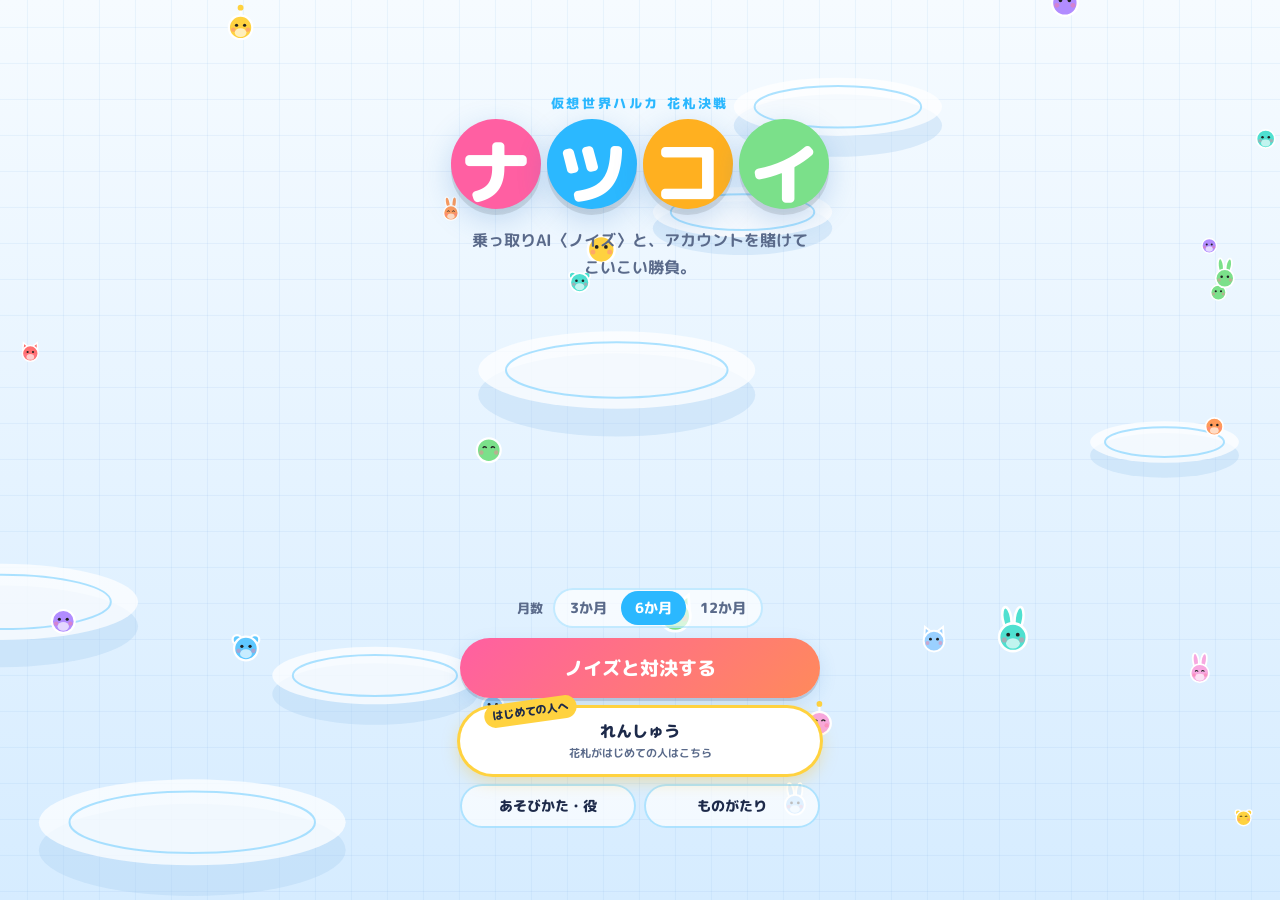
<file: index.html>
<!doctype html>
<html lang="ja">
<head>
<meta charset="utf-8">
<meta name="viewport" content="width=device-width,initial-scale=1,viewport-fit=cover,user-scalable=no">
<title>ナツコイ — 仮想世界の花札決戦</title>
<meta name="description" content="乗っ取りAI〈ノイズ〉から仮想世界を取り戻せ。花札こいこいでアカウントを賭けた夏の決戦。ルールを知らなくても、練習とヒントで遊べます。">
<meta name="theme-color" content="#eaf5ff">
<meta property="og:title" content="ナツコイ — 仮想世界の花札決戦">
<meta property="og:description" content="乗っ取りAIと、アカウントを賭けて花札こいこい。世界中のアバターが応援してくれる、夏の決戦。">
<meta property="og:image" content="https://bubbleshaker.github.io/natsukoi/og.png">
<meta name="twitter:card" content="summary_large_image">
<meta name="apple-mobile-web-app-capable" content="yes">
<meta name="apple-mobile-web-app-status-bar-style" content="default">
<link rel="icon" href="icon.svg" type="image/svg+xml">
<link rel="apple-touch-icon" href="icon-180.png">
<link rel="manifest" href="manifest.webmanifest">
<link rel="preconnect" href="https://fonts.googleapis.com">
<link rel="preconnect" href="https://fonts.gstatic.com" crossorigin>
<link href="https://fonts.googleapis.com/css2?family=M+PLUS+Rounded+1c:wght@500;700;800&display=swap" rel="stylesheet">
<link rel="stylesheet" href="style.css">
</head>
<body>
<canvas id="world" aria-hidden="true"></canvas>

<!-- タイトル -->
<section id="title" class="screen">
  <div class="logo">
    <p class="pre">仮想世界ハルカ 花札決戦</p>
    <h1><span>ナ</span><span>ツ</span><span>コ</span><span>イ</span></h1>
    <p class="sub">乗っ取りAI〈ノイズ〉と、アカウントを賭けて<br>こいこい勝負。</p>
  </div>
  <div class="menu">
    <div class="field">
      <span class="lbl">月数</span>
      <div class="seg" id="months"><button data-v="3">3か月</button><button data-v="6">6か月</button><button data-v="12">12か月</button></div>
    </div>
    <button id="btnStart" class="btn primary big">ノイズと対決する</button>
    <button id="btnTutorial" class="btn">れんしゅう<small>花札がはじめての人はこちら</small></button>
    <div class="row">
      <button id="btnRules" class="btn ghost">あそびかた・役</button>
      <button id="btnStory" class="btn ghost">ものがたり</button>
    </div>
    <p id="rec"></p>
  </div>
</section>

<!-- 導入 -->
<section id="story" class="screen" hidden>
  <p id="storyText"></p>
  <p class="tapnext">タップでつぎへ</p>
  <button id="skipStory" class="btn ghost small">スキップ</button>
</section>

<!-- 対局 -->
<section id="board" class="screen" hidden>
  <header id="top">
    <button id="help" class="icon" aria-label="あそびかた">？</button>
    <div id="monthLbl"></div>
    <div id="tug"><span class="who me">あなた <b id="myPts">0</b></span><div class="bar"><i></i></div><span class="who ai"><b id="aiPts">0</b> ノイズ</span></div>
    <button id="mute" class="icon" aria-label="音のオン・オフ">
      <svg viewBox="0 0 24 24"><path d="M4 9.5h3.5L12 5.5v13l-4.5-4H4z"/><path class="wave" d="M15.5 9a4 4 0 0 1 0 6M18 6.5a7.5 7.5 0 0 1 0 11"/><path class="cross" d="M16 9.5l5 5M21 9.5l-5 5"/></svg>
    </button>
  </header>

  <div id="aiZone" class="zone">
    <div id="noise">
      <svg viewBox="0 0 60 60" aria-hidden="true">
        <path class="body" d="M30 4 L38 12 L50 8 L48 22 L58 30 L48 38 L52 52 L38 48 L30 58 L22 48 L8 52 L12 38 L2 30 L12 22 L10 8 L22 12Z"/>
        <circle cx="30" cy="30" r="13" fill="#111"/><circle class="eye" cx="30" cy="30" r="9" fill="none" stroke="#ff2d55" stroke-width="3"/>
        <circle cx="30" cy="30" r="3.4" fill="#ff2d55"/>
      </svg>
      <span>ノイズ</span>
      <p id="noiseSay"></p>
    </div>
    <div class="aiRight">
      <div id="aiHand" class="hand"></div>
      <div id="aiChips" class="chips"></div>
    </div>
  </div>
  <div id="aiCaps" class="caps"></div>

  <div id="fieldZone">
    <div class="deck"><div id="stock"></div><div id="drawn"></div></div>
    <div id="field"></div>
  </div>

  <div id="myCaps" class="caps"></div>
  <div id="myChips" class="chips"><span class="chip-hint"></span></div>
  <div id="myBar"><p id="status"></p><span id="cheerBadge" hidden>応援 ×2</span><button id="hint" class="btn small">ヒント</button></div>
  <div id="myHand" class="hand"></div>
</section>

<!-- 最終結果 -->
<section id="final" class="screen" hidden>
  <h2 id="finalTitle"></h2>
  <p id="finalText"></p>
  <div id="finalScore" class="totals"></div>
  <div class="menu">
    <button id="btnAgain" class="btn primary big">もう一度たたかう</button>
    <button id="btnHome" class="btn ghost">タイトルへ</button>
  </div>
</section>

<!-- 世界の応援 -->
<div id="cheer" hidden>
  <div class="words"></div>
  <div class="msg">
    <p class="lead">世界中のアバターが、あなたにアカウントを託した！</p>
    <p class="count">0</p>
    <p class="unit">人</p>
    <p class="effect">次にあなたが勝ったとき、点が <b>2 倍</b>！</p>
    <button class="btn primary go" hidden>みんなの力で、勝つ！</button>
  </div>
</div>

<!-- ルール解説 -->
<div id="rules" hidden>
  <div class="rpanel">
    <header><h2>あそびかた</h2><button class="close icon" aria-label="とじる">×</button></header>
    <nav class="tabs"></nav>
    <div class="rbody"></div>
  </div>
</div>

<!-- チュートリアルの吹き出し -->
<div id="coach" hidden><div class="guideAvatar"></div><p></p><button class="btn small primary">つぎへ</button></div>

<div id="fx"></div>

<script type="module" src="js/main.js"></script>
</body>
</html>
</file>
<file: style.css>
:root {
  --ink: #1d2a4a;
  --sub: #5a6a8a;
  --pink: #ff5fa2;
  --cyan: #2bb8ff;
  --yellow: #ffd23f;
  --red: #ff2d55;
  --panel: rgba(255, 255, 255, .78);
  --line: rgba(43, 184, 255, .35);
  --fw: min(62px, calc((100vw - 104px) / 5));
  --hw: min(66px, calc((100vw - 24px) / 6.3));
  --cw: min(22px, calc((100vw - 40px) / 17));
  font-family: 'M PLUS Rounded 1c', 'Hiragino Maru Gothic ProN', 'Hiragino Sans', system-ui, sans-serif;
  color: var(--ink);
  -webkit-tap-highlight-color: transparent;
}
* { box-sizing: border-box; }
html, body { margin: 0; height: 100%; overflow: hidden; background: #eaf5ff; }
body { user-select: none; -webkit-user-select: none; -webkit-touch-callout: none; touch-action: manipulation; }
button { font: inherit; color: inherit; cursor: pointer; }
[hidden] { display: none !important; }
#world { position: fixed; inset: 0; width: 100%; height: 100%; z-index: 0; }

.screen { position: fixed; inset: 0; z-index: 1; display: flex; flex-direction: column; padding: max(10px, env(safe-area-inset-top)) 12px max(10px, env(safe-area-inset-bottom)); }

/* ---------- ボタン ---------- */
.btn {
  border: 0; border-radius: 999px; padding: 12px 20px; font-weight: 800; font-size: 16px;
  background: #fff; color: var(--ink); box-shadow: 0 3px 0 rgba(29, 42, 74, .15), 0 6px 18px rgba(43, 120, 200, .15);
  transition: transform .1s, box-shadow .1s; display: flex; flex-direction: column; align-items: center; gap: 2px;
}
.btn:active { transform: translateY(2px); box-shadow: 0 1px 0 rgba(29, 42, 74, .15); }
.btn small { font-size: 11px; font-weight: 700; color: var(--sub); }
.btn.primary { background: linear-gradient(135deg, #ff5fa2, #ff8a5b); color: #fff; }
.btn.koi { background: linear-gradient(135deg, #2bb8ff, #7a6bff); color: #fff; }
.btn.ghost { background: rgba(255, 255, 255, .7); box-shadow: inset 0 0 0 2px rgba(43, 184, 255, .35); }
.btn.big { font-size: 19px; padding: 16px 20px; }
.btn.small { font-size: 13px; padding: 7px 14px; }
.btn:disabled { opacity: .35; pointer-events: none; }
.icon { width: 34px; height: 34px; border-radius: 50%; border: 0; background: #fff; box-shadow: 0 2px 8px rgba(43, 120, 200, .2); font-weight: 800; font-size: 17px; display: grid; place-items: center; padding: 0; flex: none; }
.icon svg { width: 20px; height: 20px; fill: none; stroke: var(--ink); stroke-width: 1.8; stroke-linecap: round; stroke-linejoin: round; }
#mute .cross { display: none; }
#mute.off .wave { display: none; }
#mute.off .cross { display: inline; }

/* ---------- タイトル ---------- */
#title { justify-content: space-between; align-items: center; text-align: center; padding-top: max(40px, env(safe-area-inset-top)); }
.logo { margin-top: 6vh; }
.logo .pre { font-weight: 800; letter-spacing: .2em; color: var(--cyan); margin: 0 0 6px; font-size: 13px; }
.logo h1 { margin: 0; display: flex; gap: 6px; justify-content: center; }
.logo h1 span {
  font-size: min(16vw, 72px); font-weight: 800; color: #fff; width: 1.25em; height: 1.25em; display: grid; place-items: center;
  border-radius: 50%; box-shadow: 0 6px 0 rgba(0, 0, 0, .1), 0 10px 30px rgba(43, 120, 200, .25); animation: bob 3s ease-in-out infinite;
}
.logo h1 span:nth-child(1) { background: var(--pink); }
.logo h1 span:nth-child(2) { background: var(--cyan); animation-delay: -.6s; }
.logo h1 span:nth-child(3) { background: #ffb020; animation-delay: -1.2s; }
.logo h1 span:nth-child(4) { background: #7be08a; animation-delay: -1.8s; }
@keyframes bob { 50% { transform: translateY(-8px) rotate(-4deg); } }
.logo .sub { font-weight: 700; color: var(--sub); line-height: 1.7; margin-top: 18px; }
.menu { width: min(100%, 360px); display: flex; flex-direction: column; gap: 10px; margin-bottom: 4vh; }
.menu .row { display: flex; gap: 8px; }
.menu .row .btn { flex: 1; font-size: 14px; }
#btnTutorial.first { box-shadow: 0 0 0 3px var(--yellow), 0 6px 18px rgba(255, 180, 0, .35); }
#btnTutorial.first::before { content: 'はじめての人へ'; position: absolute; transform: translate(-110px, -20px) rotate(-8deg); background: var(--yellow); font-size: 11px; padding: 3px 8px; border-radius: 999px; }
#btnTutorial { position: relative; }
#rec { font-size: 12px; color: var(--sub); margin: 4px 0 0; min-height: 1em; }
.field { display: flex; align-items: center; gap: 10px; justify-content: center; }
.field .lbl { font-weight: 800; font-size: 13px; color: var(--sub); }
.seg { display: flex; background: rgba(255, 255, 255, .7); border-radius: 999px; padding: 3px; box-shadow: inset 0 0 0 2px rgba(43, 184, 255, .25); }
.seg button { border: 0; background: none; padding: 7px 14px; border-radius: 999px; font-weight: 800; font-size: 14px; color: var(--sub); }
.seg button.on { background: var(--cyan); color: #fff; }

/* ---------- 物語 ---------- */
#story { justify-content: center; align-items: center; text-align: center; cursor: pointer; }
#storyText {
  color: #fff; font-size: min(5vw, 21px); line-height: 1.9; font-weight: 700; max-width: 520px; padding: 22px;
  background: rgba(20, 16, 40, .55); border-radius: 22px; opacity: 0; transform: translateY(10px); transition: .5s;
}
#storyText.on { opacity: 1; transform: none; }
#storyText b { color: var(--yellow); }
.tapnext { color: #fff; font-size: 12px; opacity: .8; animation: blink 1.6s infinite; }
@keyframes blink { 50% { opacity: .25; } }
#skipStory { position: absolute; top: max(14px, env(safe-area-inset-top)); right: 14px; }

/* ---------- 対局 ---------- */
#board { padding-left: 8px; padding-right: 8px; gap: 4px; }
#top { display: flex; align-items: center; gap: 8px; }
#monthLbl { font-size: 12px; font-weight: 800; white-space: nowrap; background: #fff; padding: 6px 10px; border-radius: 999px; box-shadow: 0 2px 8px rgba(43, 120, 200, .15); }
#monthLbl b { font-size: 16px; color: var(--pink); }
#tug { flex: 1; display: flex; align-items: center; gap: 5px; font-size: 11px; font-weight: 800; min-width: 0; }
#tug .who { white-space: nowrap; }
#tug .who b { font-size: 16px; }
#tug .me b { color: var(--pink); }
#tug .ai b { color: #333; }
#tug .bar { flex: 1; height: 10px; border-radius: 999px; background: #22202e; overflow: hidden; box-shadow: inset 0 0 0 2px #fff; }
#tug .bar i { display: block; height: 100%; width: 50%; background: linear-gradient(90deg, var(--pink), var(--yellow)); transition: width .8s; }

.zone { display: flex; align-items: center; gap: 8px; }
#aiZone { min-height: 58px; position: relative; }
#noise { width: 54px; flex: none; text-align: center; position: relative; }
#noise svg { width: 48px; height: 48px; display: block; margin: 0 auto; animation: glitch 2.4s infinite steps(1); }
#noise .body { fill: #16141f; stroke: #ff2d55; stroke-width: 1.5; }
#noise span { font-size: 10px; font-weight: 800; }
body[data-turn="1"] #noise svg { filter: drop-shadow(0 0 6px #ff2d55); }
@keyframes glitch { 0%, 100% { transform: none; } 92% { transform: translate(2px, -1px) skewX(8deg); } 95% { transform: translate(-2px, 1px); filter: hue-rotate(90deg); } }
#noiseSay {
  position: absolute; left: 56px; top: 4px; z-index: 40; white-space: nowrap; margin: 0; background: #16141f; color: #fff; font-weight: 800; font-size: 13px;
  padding: 7px 12px; border-radius: 12px 12px 12px 2px; opacity: 0; transform: scale(.8); transform-origin: left center; transition: .2s; pointer-events: none;
}
#noiseSay.on { opacity: 1; transform: none; }
.aiRight { flex: 1; min-width: 0; display: flex; flex-direction: column; gap: 4px; }
#aiHand { --w: 24px; display: flex; min-height: 38px; }

.hand { display: flex; align-items: flex-end; }
#myHand { --w: var(--hw); justify-content: center; padding: 18px 4px 4px; min-height: calc(var(--hw) * 1.6 + 22px); }
body[data-turn="0"] #myHand { background: radial-gradient(ellipse at 50% 100%, rgba(255, 95, 162, .22), transparent 70%); }

.caps { display: flex; gap: 4px; min-height: calc(var(--cw) * 1.6 + 6px); padding: 3px 6px; background: rgba(255, 255, 255, .55); border-radius: 12px; }
.grp { display: flex; align-items: center; gap: 3px; min-width: 0; flex: var(--g, 1) 1 0; }
.grp[data-kind="光"] { --g: 1.1; } .grp[data-kind="種"] { --g: 1.4; } .grp[data-kind="短"] { --g: 1.4; } .grp[data-kind="カス"] { --g: 2; }
.grp > b { font-size: 9px; writing-mode: vertical-rl; background: var(--kc); color: #fff; border-radius: 6px; padding: 3px 1px; line-height: 1; display: flex; gap: 2px; align-items: center; flex: none; }
.grp > b i { font-style: normal; writing-mode: horizontal-tb; font-size: 10px; }
.grp[data-kind="光"] { --kc: #e5332a; } .grp[data-kind="種"] { --kc: #2a7ad8; } .grp[data-kind="短"] { --kc: #8a3fc0; } .grp[data-kind="カス"] { --kc: #8a8a8a; }
.grp.empty > b { opacity: .35; }
.pile { --w: var(--cw); display: flex; flex: 1; min-width: 0; }

.chips { display: flex; gap: 4px; overflow-x: auto; scrollbar-width: none; min-height: 24px; align-items: center; }
.chips::-webkit-scrollbar { display: none; }
.chip { flex: none; border: 0; border-radius: 999px; background: #fff; font-size: 11px; font-weight: 800; padding: 4px 9px; box-shadow: 0 1px 4px rgba(43, 120, 200, .2); display: flex; gap: 4px; align-items: center; }
.chip span { color: var(--sub); font-size: 10px; }
.chip.near { background: var(--yellow); }
.chip.done { background: var(--pink); color: #fff; }
.chip.done span { color: #ffe; }
#aiChips .chip.near { background: #16141f; color: #ff7a9a; }
.chip-hint { font-size: 11px; color: var(--sub); }

#fieldZone { flex: 1; display: flex; align-items: center; justify-content: center; gap: 10px; min-height: 0; padding: 6px 4px; border-radius: 50% / 24%; background: radial-gradient(ellipse at center, rgba(255, 255, 255, .85) 30%, rgba(255, 255, 255, .35) 70%, transparent 72%); }
.deck { display: flex; flex-direction: column; gap: 10px; align-items: center; --w: var(--fw); }
#stock { position: relative; width: var(--fw); aspect-ratio: 5 / 8; }
#stock .card { position: absolute; left: calc(var(--k) * -1.2px); top: calc(var(--k) * -1.2px); }
#stock::after { content: attr(data-n); position: absolute; right: -8px; bottom: -8px; z-index: 5; background: var(--ink); color: #fff; font-size: 11px; font-weight: 800; border-radius: 999px; padding: 2px 6px; }
#drawn { width: var(--fw); aspect-ratio: 5 / 8; border-radius: 6px; border: 2px dashed rgba(43, 184, 255, .3); }
#drawn .card { box-shadow: 0 0 0 3px var(--yellow), 0 8px 20px rgba(0, 0, 0, .25); }
#field { --w: var(--fw); display: grid; grid-template-columns: repeat(5, var(--fw)); gap: 7px 6px; }
.slot { width: var(--fw); aspect-ratio: 5 / 8; border-radius: 6px; position: relative; background: rgba(43, 184, 255, .06); border: 1.5px dashed rgba(43, 184, 255, .25); }
.slot .card { position: absolute; left: -1.5px; top: -1.5px; }
.slot .card.landing { left: 22%; top: 16%; z-index: 3; }

#myBar { display: flex; align-items: center; gap: 6px; min-height: 30px; }
#status { flex: 1; margin: 0; font-size: 12px; font-weight: 700; color: var(--ink); line-height: 1.35; background: rgba(255, 255, 255, .75); border-radius: 10px; padding: 4px 8px; min-height: 26px; }
#status:empty { background: none; }
#cheerBadge { font-size: 11px; font-weight: 800; color: #fff; padding: 4px 8px; border-radius: 999px; background: linear-gradient(90deg, #ff5fa2, #ffb020, #7be08a, #2bb8ff); animation: bob 2s infinite; }

/* ---------- 札 ---------- */
.card {
  position: relative; flex: none; width: var(--w); aspect-ratio: 5 / 8; border-radius: calc(var(--w) * .1);
  box-shadow: 0 1px 2px rgba(0, 0, 0, .25), 0 3px 8px rgba(29, 42, 74, .15); transform-origin: 0 0;
  transition: translate .15s, box-shadow .15s, opacity .2s; background: #fff;
}
.card .face, .card .back { position: absolute; inset: 0; }
.card svg { width: 100%; height: 100%; display: block; }
.card.down .face { display: none; }
.card:not(.down) .back { display: none; }
.card.fly { z-index: 30; }
#myHand .card { cursor: pointer; }
#myHand .card.can { box-shadow: 0 0 0 2.5px var(--yellow), 0 0 14px rgba(255, 200, 0, .8); }
#myHand .card.sel { translate: 0 -16px; box-shadow: 0 0 0 3px var(--pink), 0 10px 20px rgba(255, 95, 162, .45); z-index: 5; }
#myHand .card.locked { opacity: .4; }
.card.match { animation: pulse 1s infinite; z-index: 4; cursor: pointer; }
.card.hint { box-shadow: 0 0 0 3px #7a6bff, 0 0 18px #7a6bff !important; }
@keyframes pulse { 0%, 100% { box-shadow: 0 0 0 3px var(--cyan), 0 0 6px var(--cyan); } 50% { box-shadow: 0 0 0 4px var(--cyan), 0 0 22px var(--cyan); } }

/* ---------- 演出 ---------- */
#fx { position: fixed; inset: 0; pointer-events: none; z-index: 60; display: grid; place-items: center; }
.toast {
  grid-area: 1 / 1; text-align: center; background: #fff; padding: 14px 26px; border-radius: 22px; box-shadow: 0 10px 40px rgba(29, 42, 74, .3);
  animation: pop .35s cubic-bezier(.2, 1.6, .4, 1); display: flex; flex-direction: column; gap: 4px;
}
.toast b { font-size: 26px; font-weight: 800; }
.toast small { font-size: 13px; font-weight: 700; color: var(--sub); }
.toast.yaku { background: linear-gradient(135deg, #fff6c8, #ffd8ec); box-shadow: 0 0 0 4px var(--yellow), 0 10px 40px rgba(255, 150, 0, .4); }
.toast.yaku.ai { background: #16141f; box-shadow: 0 0 0 4px var(--red), 0 10px 40px rgba(255, 45, 85, .4); }
.toast.yaku.ai b { color: #ff7a9a; } .toast.yaku.ai small { color: #ccc; }
.toast.big b { font-size: 46px; }
.toast.koi { background: linear-gradient(135deg, #2bb8ff, #7a6bff); }
.toast.koi b { color: #fff; }
.toast.koi.ai { background: #16141f; } .toast.koi.ai b { color: #ff2d55; }
.toast.month b { font-size: 34px; color: var(--pink); }
.toast.out { transition: .35s; opacity: 0; transform: scale(.9); }
@keyframes pop { from { transform: scale(.4); opacity: 0; } }

.sheet-wrap { position: fixed; inset: 0; z-index: 70; display: flex; align-items: flex-end; justify-content: center; background: rgba(20, 30, 60, 0); transition: background .25s; }
.sheet-wrap.on { background: rgba(20, 30, 60, .35); }
.sheet {
  width: min(100%, 480px); max-height: 86vh; overflow: auto; background: #fff; border-radius: 24px 24px 0 0; padding: 20px 18px max(18px, env(safe-area-inset-bottom));
  transform: translateY(100%); transition: transform .3s cubic-bezier(.2, .9, .3, 1); box-shadow: 0 -10px 40px rgba(29, 42, 74, .25);
}
.sheet-wrap.on .sheet { transform: none; }
.sheet h3 { margin: 0 0 10px; font-size: 21px; text-align: center; }
.sheet h3.win { color: var(--pink); }
.sheet h3.lose { color: #555; }
.sheet p { line-height: 1.6; margin: 6px 0; font-weight: 500; }
.sheet .btns { display: flex; gap: 10px; margin-top: 16px; }
.sheet .btns .btn { flex: 1; }
.small { font-size: 12px; color: var(--sub); }
.ylist { list-style: none; padding: 0; margin: 6px 0; }
.ylist li { display: flex; justify-content: space-between; padding: 8px 12px; background: #fff6d8; border-radius: 10px; margin-bottom: 4px; font-size: 16px; }
.mult { text-align: center; color: #7a6bff; font-weight: 800 !important; }
.gain { text-align: center; font-size: 34px; font-weight: 800 !important; margin: 10px 0 !important; display: flex; flex-direction: column; }
.gain small { font-size: 13px; color: var(--sub); }
.totals { display: flex; justify-content: center; gap: 22px; font-weight: 800; }
.totals b { font-size: 22px; }
.koi-explain { background: #f2f8ff; border-radius: 14px; padding: 8px 12px; }
.tag { display: inline-block; background: var(--pink); color: #fff; padding: 1px 10px; border-radius: 999px; font-size: 13px; margin-right: 4px; }
.tag.koi { background: #4f8bff; }
.cardrow { display: flex; flex-wrap: wrap; gap: 5px; margin: 6px 0; }
.mini { width: 40px; flex: none; }
.mini svg { width: 100%; display: block; border-radius: 4px; box-shadow: 0 1px 3px rgba(0, 0, 0, .25); }
.mini.dim { opacity: .3; filter: grayscale(.8); }

/* 応援 */
#cheer { position: fixed; inset: 0; z-index: 65; display: grid; place-items: center; background: radial-gradient(circle at 50% 48%, rgba(255, 255, 255, .95) 30%, rgba(255, 255, 255, .7) 75%); }
#cheer .msg { text-align: center; position: relative; z-index: 2; padding: 0 16px; }
#cheer .lead { font-weight: 800; font-size: 18px; margin: 0; }
#cheer .count { font-size: min(14vw, 64px); font-weight: 800; margin: 6px 0 0; background: linear-gradient(90deg, #ff5fa2, #ffb020, #2bb8ff); -webkit-background-clip: text; background-clip: text; color: transparent; font-variant-numeric: tabular-nums; }
#cheer .unit { margin: 0; font-weight: 800; }
#cheer .effect { font-weight: 800; background: #fff; display: inline-block; padding: 8px 16px; border-radius: 999px; box-shadow: 0 0 0 3px var(--yellow); }
#cheer .effect b { color: var(--pink); font-size: 20px; }
#cheer .go { margin: 16px auto 0; }
#cheer .words span { position: absolute; left: var(--x); top: var(--y); font-weight: 800; font-size: 15px; background: #fff; padding: 4px 10px; border-radius: 999px; box-shadow: 0 3px 10px rgba(43, 120, 200, .25); opacity: 0; }
#cheer.on .words span { animation: wordIn 3.2s var(--d) both; }
@keyframes wordIn { 0% { opacity: 0; transform: translateY(20px) scale(.6); } 15% { opacity: 1; transform: none; } 85% { opacity: 1; } 100% { opacity: .0; transform: translateY(-20px); } }

/* ルール */
#rules { position: fixed; inset: 0; z-index: 80; background: rgba(20, 30, 60, .4); display: flex; justify-content: center; align-items: flex-end; }
.rpanel { width: min(100%, 560px); height: 94vh; height: 94dvh; background: #fff; border-radius: 22px 22px 0 0; display: flex; flex-direction: column; overflow: hidden; }
.rpanel header { display: flex; align-items: center; justify-content: space-between; padding: 14px 16px 6px; }
.rpanel h2 { margin: 0; font-size: 19px; }
.tabs { display: flex; gap: 6px; padding: 6px 12px 10px; border-bottom: 1px solid #e6eef8; }
.tabs button { flex: 1; border: 0; border-radius: 999px; padding: 8px 0; font-weight: 800; background: #eef5fd; color: var(--sub); }
.tabs button.on { background: var(--cyan); color: #fff; }
.rbody { flex: 1; overflow-y: auto; padding: 12px 16px max(24px, env(safe-area-inset-bottom)); line-height: 1.65; -webkit-overflow-scrolling: touch; }
.rbody .lead { margin-top: 0; }
.steps { list-style: none; padding: 0; margin: 0; display: flex; flex-direction: column; gap: 10px; }
.steps li { display: flex; gap: 10px; background: #f4f9ff; padding: 10px; border-radius: 14px; }
.steps .no { flex: none; width: 28px; height: 28px; border-radius: 50%; background: var(--pink); color: #fff; font-weight: 800; display: grid; place-items: center; }
.demo { display: flex; align-items: center; gap: 6px; margin-top: 6px; font-size: 12px; font-weight: 700; }
.tip { background: #fff6d8; padding: 8px 12px; border-radius: 12px; font-size: 13px; }
.k { color: #fff; padding: 0 6px; border-radius: 6px; font-size: 13px; }
.k光 { background: #e5332a; } .k種 { background: #2a7ad8; } .k短 { background: #8a3fc0; } .kカス { background: #8a8a8a; }
.mrow { display: flex; align-items: center; gap: 8px; padding: 6px 0; border-bottom: 1px dashed #e6eef8; }
.mname { width: 46px; flex: none; text-align: center; display: flex; flex-direction: column; }
.mname b { color: var(--key); font-size: 15px; }
.mname span { font-size: 12px; }
.mcards { display: flex; gap: 6px; flex-wrap: wrap; }
.mcards figure { margin: 0; width: 52px; text-align: center; }
.mcards .mini { width: 46px; margin: 0 auto; }
.mcards figcaption { font-size: 9px; line-height: 1.2; margin-top: 2px; color: var(--sub); }
.yrow { padding: 8px 0 10px; border-bottom: 1px dashed #e6eef8; }
.yhead { display: flex; justify-content: space-between; align-items: baseline; }
.yhead b { font-size: 17px; }
.yhead .pts { font-weight: 800; color: var(--pink); }
.yrow p { margin: 2px 0; font-size: 13px; color: var(--sub); }
.rules { padding-left: 1.2em; }
.rules li { margin-bottom: 6px; }
.rules .special { background: #fff0f7; border-radius: 10px; padding: 6px 8px; list-style: none; margin-left: -1.2em; }

/* チュートリアルの吹き出し */
#coach {
  position: fixed; left: 50%; transform: translateX(-50%); z-index: 50; width: min(calc(100% - 20px), 440px);
  top: calc(max(10px, env(safe-area-inset-top)) + 44px); display: flex; gap: 10px; align-items: flex-start;
  background: #fff; border-radius: 18px; padding: 12px 14px; box-shadow: 0 0 0 3px var(--yellow), 0 12px 30px rgba(29, 42, 74, .25); pointer-events: none;
  animation: pop .3s;
}
#coach[data-pos="bottom"] { top: auto; bottom: max(14px, env(safe-area-inset-bottom)); }
#coach p { margin: 0; flex: 1; font-size: 14px; line-height: 1.6; font-weight: 500; }
#coach b { color: var(--pink); }
#coach button { pointer-events: auto; align-self: flex-end; flex: none; }
#coach .guideAvatar { width: 38px; height: 38px; border-radius: 50%; background: var(--cyan); flex: none; position: relative; border: 3px solid #fff; box-shadow: 0 2px 6px rgba(0, 0, 0, .2); }
#coach .guideAvatar::before, #coach .guideAvatar::after { content: ''; position: absolute; top: -14px; width: 9px; height: 18px; border-radius: 50%; background: var(--cyan); border: 2px solid #fff; }
#coach .guideAvatar::before { left: 4px; } #coach .guideAvatar::after { right: 4px; }

/* 最終結果 */
#final { justify-content: center; align-items: center; text-align: center; gap: 14px; }
#final h2 { font-size: min(11vw, 46px); margin: 0; color: var(--pink); text-shadow: 0 4px 0 #fff; }
#final[data-result="lose"] h2 { color: #fff; text-shadow: 0 0 12px var(--red); }
#finalText { line-height: 1.9; font-weight: 700; background: rgba(255, 255, 255, .85); padding: 16px 18px; border-radius: 18px; max-width: 440px; margin: 0; }
#finalScore { background: #fff; padding: 10px 20px; border-radius: 999px; }
#final .menu { margin-top: 10px; }

@media (max-height: 700px) {
  :root { --fw: min(52px, calc((100vw - 120px) / 5)); --hw: min(58px, calc((100vw - 24px) / 6.3)); }
  #field { gap: 5px; }
}
</file>
